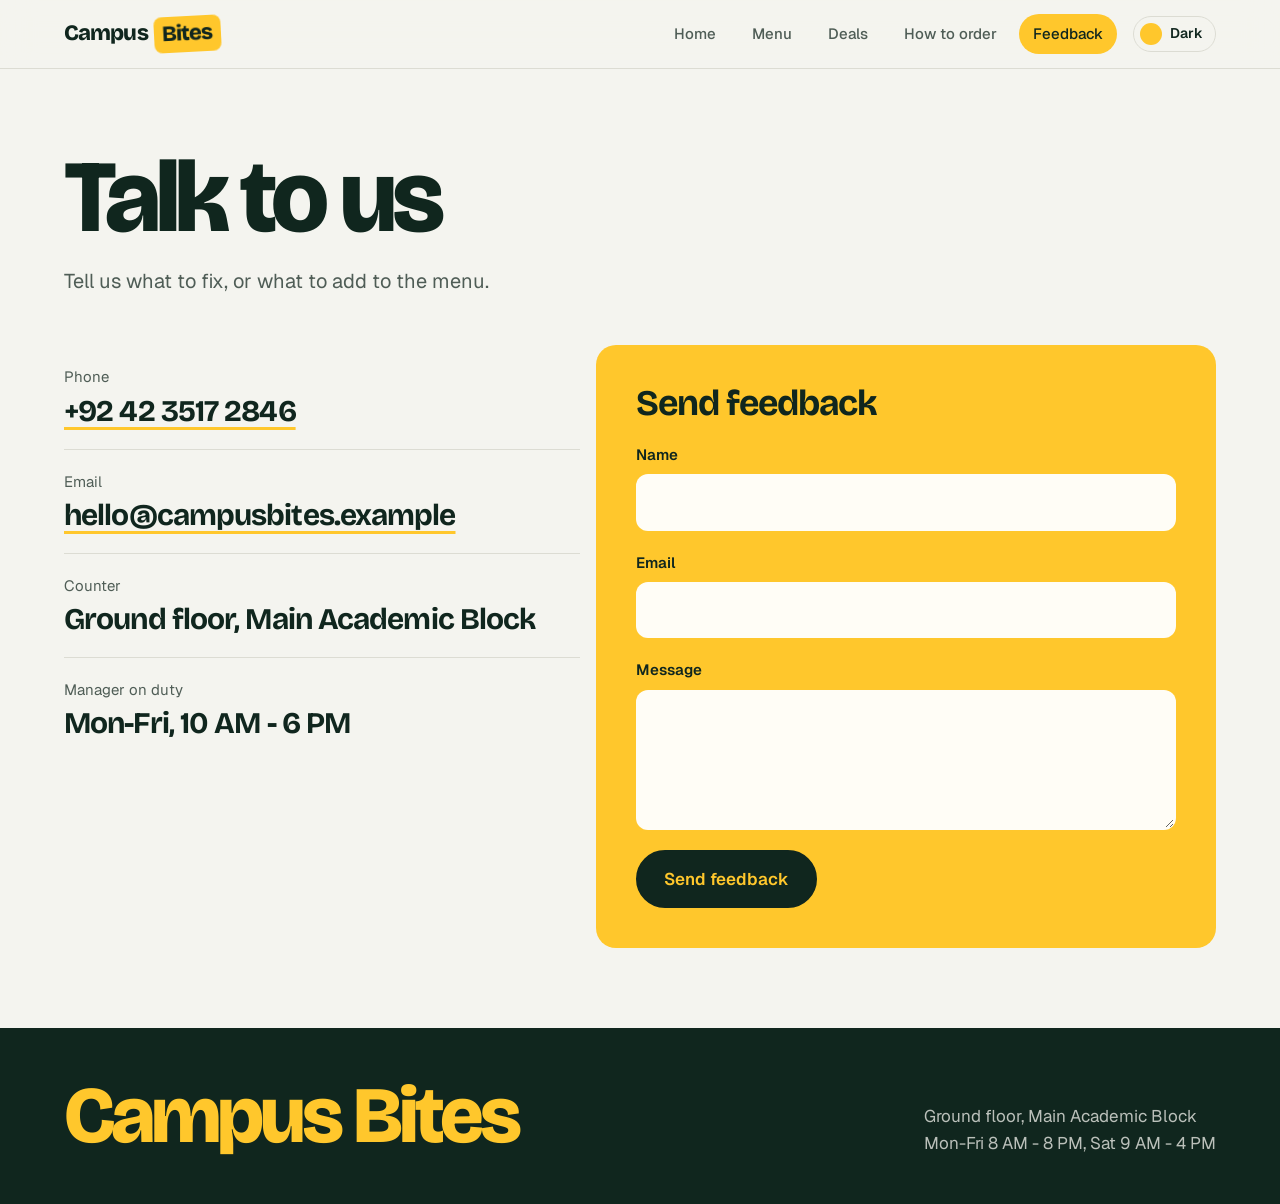
<file: src/feedback.html>
<!DOCTYPE html>
<html lang="en">
<head>
  <meta charset="UTF-8">
  <meta name="viewport" content="width=device-width, initial-scale=1.0">
  <title>Campus Bites | Feedback &amp; Contact</title>
  <meta name="description" content="Contact Campus Bites or send feedback about the food and service.">
  <link rel="stylesheet" href="../styles/style.css">
</head>
<body>
  <header class="site-header">
    <div class="container">
      <a class="brand" href="index.html">Campus <span>Bites</span></a>
      <nav class="nav" aria-label="Main">
        <ul>
          <li><a href="index.html">Home</a></li>
          <li><a href="menu.html">Menu</a></li>
          <li><a href="deals.html">Deals</a></li>
          <li><a href="order.html">How to order</a></li>
          <li><a href="feedback.html" aria-current="page">Feedback</a></li>
          <li>
            <label class="theme-toggle" for="theme-switch">
              <input type="checkbox" id="theme-switch" aria-label="Dark theme">
              <span class="theme-toggle-knob" aria-hidden="true"></span>
              <span class="theme-toggle-label"></span>
            </label>
          </li>
        </ul>
      </nav>
    </div>
  </header>

  <script>
    // Remember the light or dark choice between pages
    const themeSwitch = document.getElementById("theme-switch");
    themeSwitch.checked = localStorage.getItem("theme") === "dark";
    themeSwitch.addEventListener("change", function () {
      localStorage.setItem("theme", themeSwitch.checked ? "dark" : "light");
    });
  </script>

  <main>
    <section class="page-intro container">
      <h1>Talk to us</h1>
      <p>Tell us what to fix, or what to add to the menu.</p>
    </section>

    <section class="container">
      <div class="contact-layout">
        <dl class="contact-list">
          <div>
            <dt>Phone</dt>
            <dd><a href="tel:+924235172846">+92 42 3517 2846</a></dd>
          </div>
          <div>
            <dt>Email</dt>
            <dd><a href="mailto:hello@campusbites.example">hello@campusbites.example</a></dd>
          </div>
          <div>
            <dt>Counter</dt>
            <dd>Ground floor, Main Academic Block</dd>
          </div>
          <div>
            <dt>Manager on duty</dt>
            <dd>Mon-Fri, 10 AM - 6 PM</dd>
          </div>
        </dl>

        <form class="feedback-form" action="#" method="post">
          <h2>Send feedback</h2>
          <div class="field">
            <label for="name">Name</label>
            <input type="text" id="name" name="name" autocomplete="name" required>
          </div>
          <div class="field">
            <label for="email">Email</label>
            <input type="email" id="email" name="email" autocomplete="email" required>
          </div>
          <div class="field">
            <label for="message">Message</label>
            <textarea id="message" name="message" required></textarea>
          </div>
          <button class="button" type="submit">Send feedback</button>
        </form>
      </div>
    </section>
  </main>

  <footer class="site-footer">
    <div class="container">
      <p class="footer-brand">Campus Bites</p>
      <p>Ground floor, Main Academic Block<br>Mon-Fri 8 AM - 8 PM, Sat 9 AM - 4 PM</p>
    </div>
  </footer>
</body>
</html>
</file>
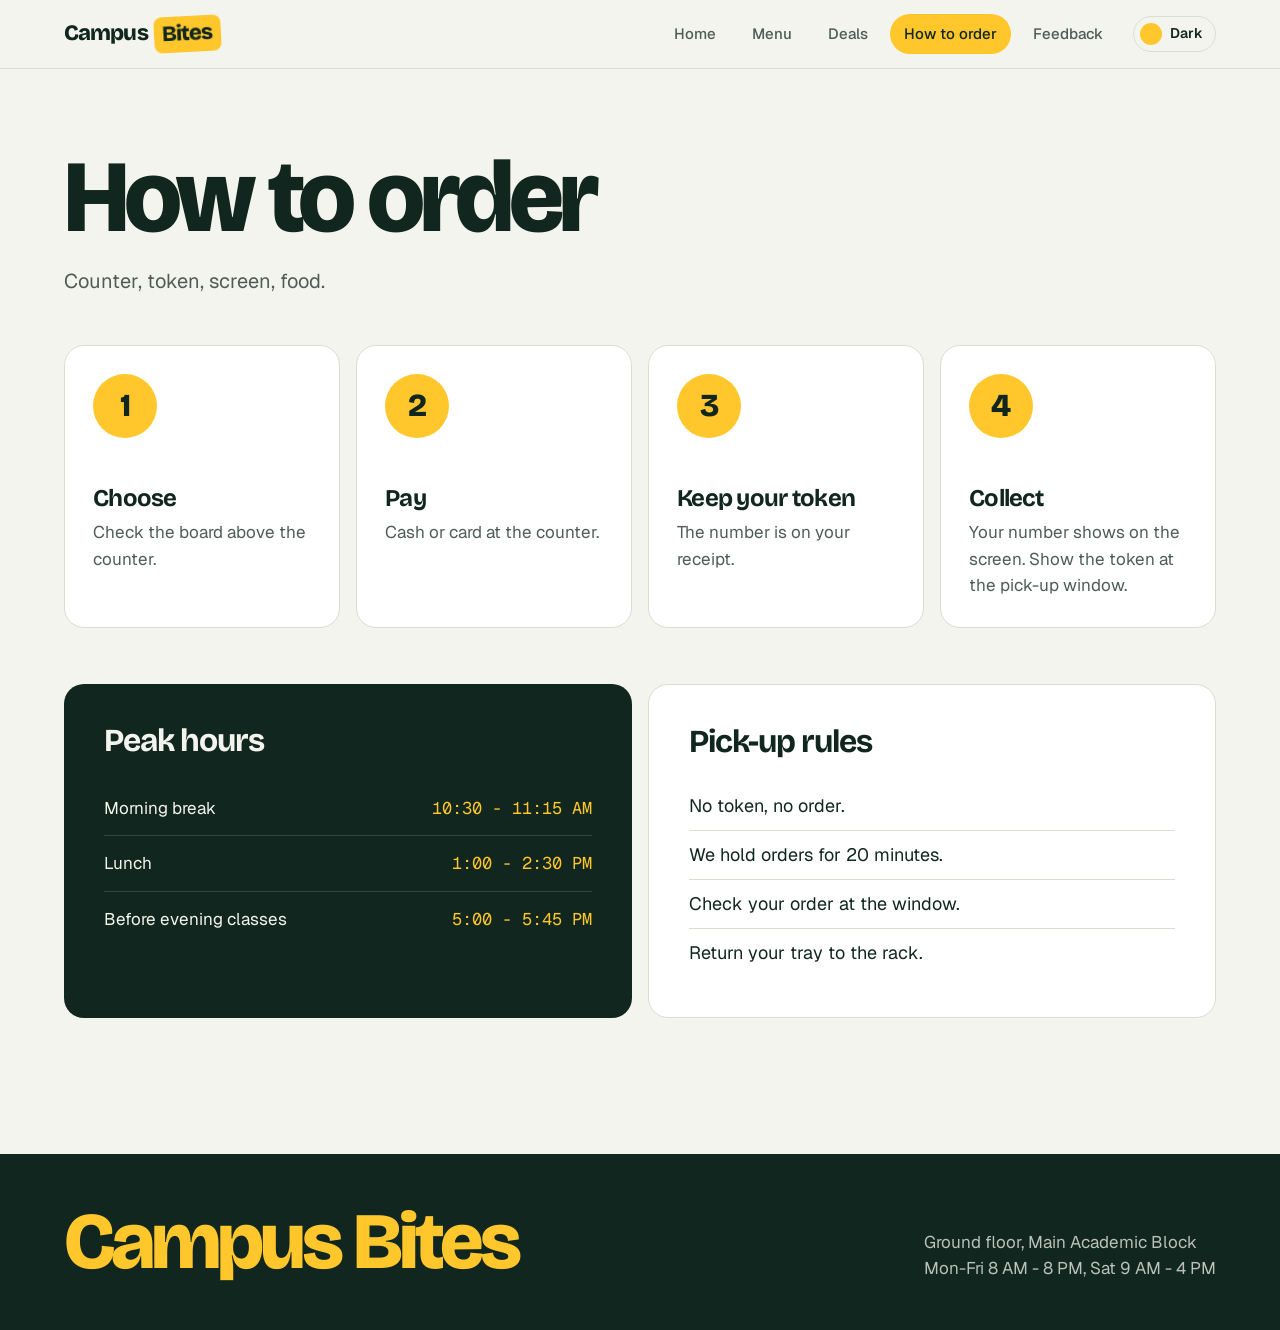
<file: src/order.html>
<!DOCTYPE html>
<html lang="en">
<head>
  <meta charset="UTF-8">
  <meta name="viewport" content="width=device-width, initial-scale=1.0">
  <title>Campus Bites | How to Order</title>
  <meta name="description" content="How to place an order at Campus Bites, with peak hours and pick-up rules.">
  <link rel="stylesheet" href="../styles/style.css">
</head>
<body>
  <header class="site-header">
    <div class="container">
      <a class="brand" href="index.html">Campus <span>Bites</span></a>
      <nav class="nav" aria-label="Main">
        <ul>
          <li><a href="index.html">Home</a></li>
          <li><a href="menu.html">Menu</a></li>
          <li><a href="deals.html">Deals</a></li>
          <li><a href="order.html" aria-current="page">How to order</a></li>
          <li><a href="feedback.html">Feedback</a></li>
          <li>
            <label class="theme-toggle" for="theme-switch">
              <input type="checkbox" id="theme-switch" aria-label="Dark theme">
              <span class="theme-toggle-knob" aria-hidden="true"></span>
              <span class="theme-toggle-label"></span>
            </label>
          </li>
        </ul>
      </nav>
    </div>
  </header>

  <script>
    // Remember the light or dark choice between pages
    const themeSwitch = document.getElementById("theme-switch");
    themeSwitch.checked = localStorage.getItem("theme") === "dark";
    themeSwitch.addEventListener("change", function () {
      localStorage.setItem("theme", themeSwitch.checked ? "dark" : "light");
    });
  </script>

  <main>
    <section class="page-intro container">
      <h1>How to order</h1>
      <p>Counter, token, screen, food.</p>
    </section>

    <section class="container">
      <ol class="steps">
        <li>
          <h3>Choose</h3>
          <p>Check the board above the counter.</p>
        </li>
        <li>
          <h3>Pay</h3>
          <p>Cash or card at the counter.</p>
        </li>
        <li>
          <h3>Keep your token</h3>
          <p>The number is on your receipt.</p>
        </li>
        <li>
          <h3>Collect</h3>
          <p>Your number shows on the screen. Show the token at the pick-up window.</p>
        </li>
      </ol>
    </section>

    <section class="section container">
      <div class="rules">
        <div class="peak">
          <h2>Peak hours</h2>
          <dl class="peak-times">
            <div>
              <dt>Morning break</dt>
              <dd>10:30 - 11:15 AM</dd>
            </div>
            <div>
              <dt>Lunch</dt>
              <dd>1:00 - 2:30 PM</dd>
            </div>
            <div>
              <dt>Before evening classes</dt>
              <dd>5:00 - 5:45 PM</dd>
            </div>
          </dl>
        </div>
        <div class="pickup">
          <h2>Pick-up rules</h2>
          <ul>
            <li>No token, no order.</li>
            <li>We hold orders for 20 minutes.</li>
            <li>Check your order at the window.</li>
            <li>Return your tray to the rack.</li>
          </ul>
        </div>
      </div>
    </section>
  </main>

  <footer class="site-footer">
    <div class="container">
      <p class="footer-brand">Campus Bites</p>
      <p>Ground floor, Main Academic Block<br>Mon-Fri 8 AM - 8 PM, Sat 9 AM - 4 PM</p>
    </div>
  </footer>
</body>
</html>
</file>
<file: styles/style.css>
/* ==========================================================
   Campus Bites shared stylesheet
   Every page in src/ links here with ../styles/style.css
   Each block below belongs to one team member. Add your own
   styles inside your block only.

   Shapes: panels and photos 20px, form fields 12px,
   buttons and price tags fully round.
   ========================================================== */


   @import url("https://fonts.googleapis.com/css2?family=Bricolage+Grotesque:opsz,wght@12..96,500..800&family=Geist:wght@400;500;600&family=Geist+Mono:wght@500&display=swap");


   /* ---------- Base and shared layout (Team Lead) ---------- */

   :root {
     --bg: #f4f4ef;
     --surface: #ffffff;
     --ink: #10261e;
     --muted: #4f5d56;
     --line: #dcdcd3;
     --marigold: #ffc72c;
     --on-marigold: #10261e;
     --panel: #10261e;
     --on-panel: #f4f4ef;
     --radius: 20px;
     --radius-field: 12px;
     --max: 1200px;
     --gutter: 24px;
     --display: "Bricolage Grotesque", "Geist", system-ui, sans-serif;
     --font: "Geist", system-ui, -apple-system, "Segoe UI", sans-serif;
     --mono: "Geist Mono", ui-monospace, "SFMono-Regular", monospace;
   }

   *,
   *::before,
   *::after {
     box-sizing: border-box;
   }

   body,
   h1,
   h2,
   h3,
   p,
   ul,
   ol,
   dl,
   dd,
   figure {
     margin: 0;
   }

   ul,
   ol {
     padding: 0;
     list-style: none;
   }

   body {
     font-family: var(--font);
     font-size: 1.0625rem;
     line-height: 1.55;
     color: var(--ink);
     background: var(--bg);
     -webkit-font-smoothing: antialiased;
   }

   h1,
   h2,
   h3 {
     font-family: var(--display);
     font-weight: 700;
     letter-spacing: -0.03em;
     line-height: 1.05;
   }

   a {
     color: inherit;
   }

   img {
     display: block;
     max-width: 100%;
   }

   ::selection {
     background: var(--marigold);
     color: var(--on-marigold);
   }

   :focus-visible {
     outline: 3px solid var(--marigold);
     outline-offset: 3px;
   }

   .container {
     width: 100%;
     max-width: var(--max);
     margin-inline: auto;
     padding-inline: var(--gutter);
   }

   /* Header and navigation */
   .site-header {
     position: sticky;
     top: 0;
     z-index: 10;
     background: color-mix(in srgb, var(--bg) 85%, transparent);
     -webkit-backdrop-filter: blur(16px) saturate(160%);
     backdrop-filter: blur(16px) saturate(160%);
     border-bottom: 1px solid var(--line);
   }

   .site-header .container {
     display: flex;
     align-items: center;
     justify-content: space-between;
     gap: 24px;
     min-height: 68px;
   }

   .brand {
     font-family: var(--display);
     font-size: 1.375rem;
     font-weight: 800;
     letter-spacing: -0.04em;
     text-decoration: none;
   }

   .brand span {
     display: inline-block;
     margin-left: 2px;
     padding: 0 8px 2px;
     border-radius: 8px;
     background: var(--marigold);
     color: var(--on-marigold);
     transform: rotate(-3deg);
   }

   .nav ul {
     display: flex;
     align-items: center;
     gap: 8px;
     flex-wrap: wrap;
   }


   .nav a {
     display: block;
     padding: 8px 14px;
     border-radius: 999px;
     color: var(--muted);
     font-size: 0.9375rem;
     font-weight: 500;
     text-decoration: none;
     white-space: nowrap;
     transition: color 0.2s, background-color 0.2s;
   }

   .nav a:hover {
     color: var(--ink);
     background: var(--line);
   }

   .nav a[aria-current="page"] {
     background: var(--marigold);
     color: var(--on-marigold);
   }

   /* Top of every inner page */
   .page-intro {
     padding-block: 80px 48px;
   }

   .page-intro h1 {
     font-size: clamp(3rem, 8vw, 6.5rem);
     font-weight: 800;
     letter-spacing: -0.05em;
     line-height: 0.95;
   }

   .page-intro p {
     max-width: 40ch;
     margin-top: 20px;
     color: var(--muted);
     font-size: 1.25rem;
   }

   .section {
     padding-block: 56px;
   }

   .section-title {
     margin-bottom: 28px;
     font-size: clamp(2rem, 4vw, 3rem);
   }

   /* Shared photo frame */
   .photo {
     overflow: hidden;
     border-radius: var(--radius);
     background: var(--line);
   }

   .photo img {
     width: 100%;
     height: 100%;
     object-fit: cover;
   }

   /* Price tag: marigold pill used on every page */
   .price {
     display: inline-block;
     padding: 2px 10px;
     border-radius: 999px;
     background: var(--marigold);
     color: var(--on-marigold);
     font-family: var(--mono);
     font-size: 0.875rem;
     font-weight: 500;
     font-variant-numeric: tabular-nums;
     white-space: nowrap;
   }

   /* Buttons */
   .button {
     display: inline-flex;
     align-items: center;
     padding: 14px 26px;
     border: 2px solid var(--ink);
     border-radius: 999px;
     background: var(--ink);
     color: var(--bg);
     font: inherit;
     font-weight: 600;
     text-decoration: none;
     cursor: pointer;
     transition: transform 0.15s ease-out, box-shadow 0.2s, background-color 0.2s;
   }

   /* Hover lifts a button but keeps its fill, so primary and
      secondary never swap looks */
   .button:hover {
     transform: translateY(-2px);
     box-shadow: 0 6px 16px -6px rgb(16 38 30 / 0.45);
   }

   .button:active {
     transform: scale(0.97);
     box-shadow: none;
   }

   .button--ghost {
     background: transparent;
     color: var(--ink);
   }

   .button--ghost:hover {
     background: color-mix(in srgb, var(--ink) 10%, transparent);
     box-shadow: none;
   }

   /* Footer */
   .site-footer {
     margin-top: 80px;
     padding-block: 48px;
     background: var(--panel);
     color: var(--on-panel);
   }

   .site-footer .container {
     display: flex;
     flex-wrap: wrap;
     justify-content: space-between;
     align-items: flex-end;
     gap: 16px 32px;
   }

   .footer-brand {
     font-family: var(--display);
     font-size: clamp(2.5rem, 7vw, 5rem);
     font-weight: 800;
     letter-spacing: -0.05em;
     line-height: 1;
     color: var(--marigold);
   }

   .site-footer p:last-child {
     opacity: 0.75;
   }

   /* Headings rise in on load, only if the visitor allows motion */
   @media (prefers-reduced-motion: no-preference) {
     .page-intro > *,
     .hero > * {
       animation: rise 0.7s cubic-bezier(0.16, 1, 0.3, 1) both;
     }

     .page-intro > :nth-child(2),
     .hero > :nth-child(2) {
       animation-delay: 0.1s;
     }

     @keyframes rise {
       from {
         opacity: 0;
         transform: translateY(20px);
       }
     }
   }

   @media (max-width: 760px) {
     :root {
       --gutter: 16px;
     }

     .site-header {
       position: static;
     }

     .site-header .container {
       flex-direction: column;
       align-items: flex-start;
       gap: 10px;
       padding-block: 14px;
     }

     .nav {
       width: 100%;
       overflow-x: auto;
     }

     .nav a {
       padding: 6px 12px;
     }

     .page-intro {
       padding-block: 48px 32px;
     }

     .section {
       padding-block: 40px;
     }
   }

   /* ---------- End of base and shared layout ---------- */


   /* ---------- Home page (Team Lead) ---------- */

   .hero {
     display: grid;
     grid-template-columns: 1.15fr 1fr;
     gap: 16px;
     height: clamp(480px, calc(100dvh - 120px), 640px);
     padding-block: 24px 0;
   }

   .hero-panel {
     display: flex;
     flex-direction: column;
     justify-content: space-between;
     gap: 40px;
     padding: 48px;
     border-radius: var(--radius);
     background: var(--marigold);
     color: var(--on-marigold);
   }

   .hero-panel ::selection {
     background: var(--on-marigold);
     color: var(--marigold);
   }

   .hero h1 {
     font-size: clamp(3rem, 7vw, 6rem);
     font-weight: 800;
     letter-spacing: -0.05em;
     line-height: 0.92;
   }

   .hero p {
     max-width: 30ch;
     margin-top: 20px;
     font-size: 1.25rem;
   }

   .hero-actions {
     display: flex;
     flex-wrap: wrap;
     gap: 12px;
   }

   .hero-panel .button {
     border-color: var(--on-marigold);
     background: var(--on-marigold);
     color: var(--marigold);
   }

   .hero-panel .button--ghost {
     background: transparent;
     color: var(--on-marigold);
   }

   .hero-panel .button--ghost:hover {
     background: rgb(16 38 30 / 0.1);
   }

   .hero .photo {
     min-height: 0;
   }

   .hours-strip {
     display: grid;
     grid-template-columns: 1.2fr 1fr 1fr 1fr;
     gap: 16px;
   }

   .hours-strip > div {
     padding: 28px;
     border-radius: var(--radius);
     background: var(--surface);
     border: 1px solid var(--line);
   }

   .hours-strip dt {
     color: var(--muted);
     font-size: 0.9375rem;
   }

   .hours-strip dd {
     margin-top: 6px;
     font-family: var(--display);
     font-size: 1.75rem;
     font-weight: 700;
     letter-spacing: -0.03em;
     line-height: 1.1;
   }

   .explore {
     display: grid;
     grid-template-columns: 2fr 1fr 1fr;
     grid-template-rows: 260px 260px;
     gap: 16px;
   }

   .tile {
     position: relative;
     display: flex;
     flex-direction: column;
     justify-content: flex-end;
     padding: 28px;
     overflow: hidden;
     border-radius: var(--radius);
     text-decoration: none;
     transition: transform 0.25s cubic-bezier(0.16, 1, 0.3, 1);
   }

   .tile:hover {
     transform: translateY(-4px);
   }

   .tile h3 {
     font-size: 2.25rem;
   }

   .tile p {
     margin-top: 4px;
   }

   .tile--photo {
     grid-row: span 2;
     color: #ffffff;
   }

   .tile--photo img {
     position: absolute;
     inset: 0;
     width: 100%;
     height: 100%;
     object-fit: cover;
     z-index: -1;
   }

   .tile--photo::before {
     content: "";
     position: absolute;
     inset: 0;
     z-index: -1;
     background: linear-gradient(to top, rgb(16 38 30 / 0.85), rgb(16 38 30 / 0) 55%);
   }

   .tile--photo {
     isolation: isolate;
   }

   .tile--yellow {
     background: var(--marigold);
     color: var(--on-marigold);
   }

   .tile--green {
     background: var(--panel);
     color: var(--on-panel);
   }

   .tile--plain {
     grid-column: span 2;
     border: 1px solid var(--line);
     background: var(--surface);
   }

   .tile-big {
     font-family: var(--display);
     font-size: 3.5rem;
     font-weight: 800;
     letter-spacing: -0.05em;
     line-height: 1;
     margin-bottom: auto;
   }

   @media (max-width: 900px) {
     .hero {
       grid-template-columns: 1fr;
       height: auto;
     }

     .hero-panel {
       padding: 32px 24px;
     }

     .hero .photo {
       min-height: 0;
       aspect-ratio: 4 / 3;
     }

     .hours-strip {
       grid-template-columns: 1fr 1fr;
     }

     .explore {
       grid-template-columns: 1fr 1fr;
       grid-template-rows: 320px 220px 220px;
     }

     .tile--photo {
       grid-column: span 2;
       grid-row: auto;
     }
   }

   @media (max-width: 520px) {
     .hours-strip,
     .explore {
       grid-template-columns: 1fr;
       grid-template-rows: none;
     }

     .tile--photo,
     .tile--plain {
       grid-column: auto;
     }

     .tile {
       min-height: 200px;
     }

     .tile--photo {
       min-height: 300px;
     }
   }



/* ---------- Feedback and contact page (Member 4) ---------- */

.contact-layout {
  display: grid;
  grid-template-columns: 1fr 1.2fr;
  gap: 16px;
  align-items: start;
}

.contact-list div {
  padding-block: 20px;
}

.contact-list div + div {
  border-top: 1px solid var(--line);
}

.contact-list dt {
  color: var(--muted);
  font-size: 0.9375rem;
}

.contact-list dd {
  margin-top: 4px;
  font-family: var(--display);
  font-size: clamp(1.375rem, 2.5vw, 1.875rem);
  font-weight: 700;
  letter-spacing: -0.03em;
  line-height: 1.2;
  overflow-wrap: anywhere;
}


.contact-list a {
  text-decoration-color: var(--marigold);
  text-decoration-thickness: 3px;
  text-underline-offset: 6px;
}

.feedback-form {
  display: grid;
  gap: 20px;
  padding: 40px;
  border-radius: var(--radius);
  background: var(--marigold);
  color: var(--on-marigold);
}

.feedback-form ::selection {
  background: var(--on-marigold);
  color: var(--marigold);
}

.feedback-form h2 {
  font-size: 2.25rem;
}

.field {
  display: grid;
  gap: 8px;
}

.field label {
  font-size: 0.9375rem;
  font-weight: 600;
}

.field input,
.field textarea {
  width: 100%;
  padding: 13px 14px;
  border: 2px solid transparent;
  border-radius: var(--radius-field);
  background: #fffdf6;
  color: #10261e;
  font: inherit;
  transition: border-color 0.2s;
}

.field input:focus,
.field textarea:focus {
  border-color: #10261e;
  outline: none;
}

.field textarea {
  min-height: 140px;
  resize: vertical;
}

.feedback-form .button {
  justify-self: start;
  border-color: #10261e;
  background: #10261e;
  color: var(--marigold);
}

@media (max-width: 860px) {
  .contact-layout {
    grid-template-columns: 1fr;
    gap: 32px;
  }

  .feedback-form {
    padding: 28px 24px;
  }
}

/* ---------- End of feedback and contact page ---------- */


   /* ---------- End of home page ---------- */



/* ---------- Deals page (Member 2) ---------- */

.special {
  display: grid;
  grid-template-columns: 1fr 1fr;
  gap: 16px;
  height: clamp(400px, 62dvh, 520px);
}

.special-panel {
  display: flex;
  flex-direction: column;
  padding: 44px;
  border-radius: var(--radius);
  background: var(--marigold);
  color: var(--on-marigold);
}

.special-panel ::selection {
  background: var(--on-marigold);
  color: var(--marigold);
}

.special-label {
  font-weight: 600;
}

.special-panel h2 {
  margin-top: 12px;
  font-size: clamp(2.25rem, 4.5vw, 3.75rem);
  font-weight: 800;
}

.special-includes {
  margin-top: 16px;
  font-size: 1.125rem;
}

.special-bottom {
  display: flex;
  justify-content: space-between;
  align-items: flex-end;
  gap: 16px;
  margin-top: auto;
  padding-top: 40px;
}

.special-price {
  font-family: var(--display);
  font-size: clamp(3.5rem, 7vw, 5.5rem);
  font-weight: 800;
  letter-spacing: -0.05em;
  line-height: 0.9;
}

.special-time {
  max-width: 16ch;
  text-align: right;
  font-size: 0.9375rem;
}

.combo-grid {
  display: grid;
  grid-template-columns: repeat(4, 1fr);
  gap: 16px;
}

.combo {
  position: relative;
  display: flex;
  flex-direction: column;
  min-height: 300px;
  padding: 28px;
  border: 1px solid var(--line);
  border-radius: var(--radius);
  background: var(--surface);
}

.combo:nth-child(2) {
  background: var(--panel);
  border-color: var(--panel);
  color: var(--on-panel);
}

.combo h3 {
  font-size: 1.625rem;
}

.combo h3 + p {
  margin-top: 10px;
  opacity: 0.8;
}

.combo-sticker {
  display: flex;
  flex-direction: column;
  align-items: center;
  justify-content: center;
  gap: 2px;
  width: 112px;
  height: 112px;
  margin-top: auto;
  border-radius: 50%;
  background: var(--marigold);
  color: var(--on-marigold);
  font-family: var(--display);
  font-size: 1.625rem;
  font-weight: 800;
  letter-spacing: -0.04em;
  line-height: 1;
  text-align: center;
  outline: 2px dashed var(--on-marigold);
  outline-offset: -8px;
  transform: rotate(-8deg);
  transition: transform 0.3s cubic-bezier(0.16, 1, 0.3, 1);
}

.combo:hover .combo-sticker {
  transform: rotate(0deg) scale(1.05);
}

.combo-sticker small {
  font-family: var(--font);
  font-size: 0.6875rem;
  font-weight: 700;
  letter-spacing: 0.02em;
}

.combo-sticker small:last-child {
  text-transform: uppercase;
}


@media (max-width: 1000px) {
  .combo-grid {
    grid-template-columns: 1fr 1fr;
  }
}

@media (max-width: 760px) {
  .special,
  .combo-grid {
    grid-template-columns: 1fr;
  }

  .special {
    height: auto;
  }

  .special .photo {
    aspect-ratio: 4 / 3;
  }

  .special-panel {
    padding: 28px 24px;
  }

  .combo {
    min-height: 0;
  }

  .combo-sticker {
    margin-top: 24px;
  }
}

/* ---------- End of deals page ---------- */



/* ---------- Menu page (Member 1) ---------- */

.menu-grid {
  display: grid;
  grid-template-columns: 1fr 1fr;
  gap: 16px;
}

.menu-category {
  padding: 16px 16px 28px;
  border: 1px solid var(--line);
  border-radius: var(--radius);
  background: var(--surface);
}

.menu-category .photo {
  aspect-ratio: 16 / 10;
  border-radius: 12px;
}

.menu-head {
  display: flex;
  justify-content: space-between;
  align-items: baseline;
  gap: 16px;
  margin: 24px 12px 12px;
}

.menu-head h2 {
  font-size: 2rem;
}

.menu-time {
  color: var(--muted);
  font-size: 0.875rem;
  white-space: nowrap;
}

.menu-list li {
  display: flex;
  justify-content: space-between;
  align-items: center;
  gap: 16px;
  padding: 10px 12px;
  border-radius: 10px;
  font-weight: 500;
  transition: background-color 0.15s;
}

.menu-list li:hover {
  background: var(--bg);
}

@media (max-width: 800px) {
  .menu-grid {
    grid-template-columns: 1fr;
  }

  .menu-head {
    flex-direction: column;
    gap: 4px;
  }
}

/* ---------- End of menu page ---------- */


/* ---------- How to order page (Member 3) ---------- */

.steps {
  counter-reset: step;
  display: grid;
  grid-template-columns: repeat(4, 1fr);
  gap: 16px;
}

.steps li {
  counter-increment: step;
  padding: 28px;
  border-radius: var(--radius);
  background: var(--surface);
  border: 1px solid var(--line);
}

.steps li::before {
  content: counter(step);
  display: grid;
  place-items: center;
  width: 64px;
  height: 64px;
  margin-bottom: 48px;
  border-radius: 50%;
  background: var(--marigold);
  color: var(--on-marigold);
  font-family: var(--display);
  font-size: 2rem;
  font-weight: 800;
}

.steps h3 {
  font-size: 1.5rem;
}

.steps p {
  margin-top: 8px;
  color: var(--muted);
}

.rules {
  display: grid;
  grid-template-columns: 1fr 1fr;
  gap: 16px;
}

.peak {
  padding: 40px;
  border-radius: var(--radius);
  background: var(--panel);
  color: var(--on-panel);
}

.peak h2,
.pickup h2 {
  margin-bottom: 24px;
  font-size: 2rem;
}

.peak-times div {
  display: flex;
  justify-content: space-between;
  align-items: baseline;
  gap: 16px;
  padding-block: 14px;
}

.peak-times div + div {
  border-top: 1px solid rgb(244 244 239 / 0.15);
}

.peak-times dd {
  color: var(--marigold);
  font-family: var(--mono);
}

.pickup {
  padding: 40px;
  border: 1px solid var(--line);
  border-radius: var(--radius);
  background: var(--surface);
}

.pickup li {
  padding-block: 10px;
  font-size: 1.125rem;
}

.pickup li + li {
  border-top: 1px solid var(--line);
}

@media (max-width: 1000px) {
  .steps {
    grid-template-columns: 1fr 1fr;
  }
}

@media (max-width: 760px) {
  .steps,
  .rules {
    grid-template-columns: 1fr;
  }

  .steps li::before {
    margin-bottom: 24px;
  }

  .peak,
  .pickup {
    padding: 28px 24px;
  }
}

/* ---------- End of how to order page ---------- */



/* ---------- Theme toggle (Team Lead, added after all pages are merged) ---------- */

.theme-toggle {
  display: inline-flex;
  align-items: center;
  gap: 8px;
  margin-left: 8px;
  padding: 6px 12px 6px 6px;
  border: 1px solid var(--line);
  border-radius: 999px;
  color: var(--ink);
  font-size: 0.875rem;
  font-weight: 600;
  cursor: pointer;
  user-select: none;
}

.theme-toggle input {
  position: absolute;
  width: 1px;
  height: 1px;
  opacity: 0;
}

.theme-toggle-knob {
  width: 22px;
  height: 22px;
  border-radius: 50%;
  background: var(--marigold);
  box-shadow: inset -6px -2px 0 0 transparent;
  transition: box-shadow 0.3s, background-color 0.3s;
}

.theme-toggle-label::after {
  content: "Dark";
}

.theme-toggle:has(input:focus-visible) {
  outline: 3px solid var(--marigold);
  outline-offset: 2px;
}

/* Dark theme: switched on by the checkbox in the header */
:root:has(#theme-switch:checked) {
  --bg: #0b1813;
  --surface: #12231c;
  --ink: #eef0e8;
  --muted: #a3b0a8;
  --line: #24382f;
  --panel: #1a3a2e;
  --on-panel: #eef0e8;
  color-scheme: dark;
}

:root:has(#theme-switch:checked) .theme-toggle-knob {
  background: var(--ink);
  box-shadow: inset -7px -3px 0 0 var(--marigold);
}

:root:has(#theme-switch:checked) .theme-toggle-label::after {
  content: "Light";
}

@media (max-width: 760px) {
  .theme-toggle {
    margin-left: 0;
  }
}

/* ---------- End of theme toggle ---------- */
</file>
